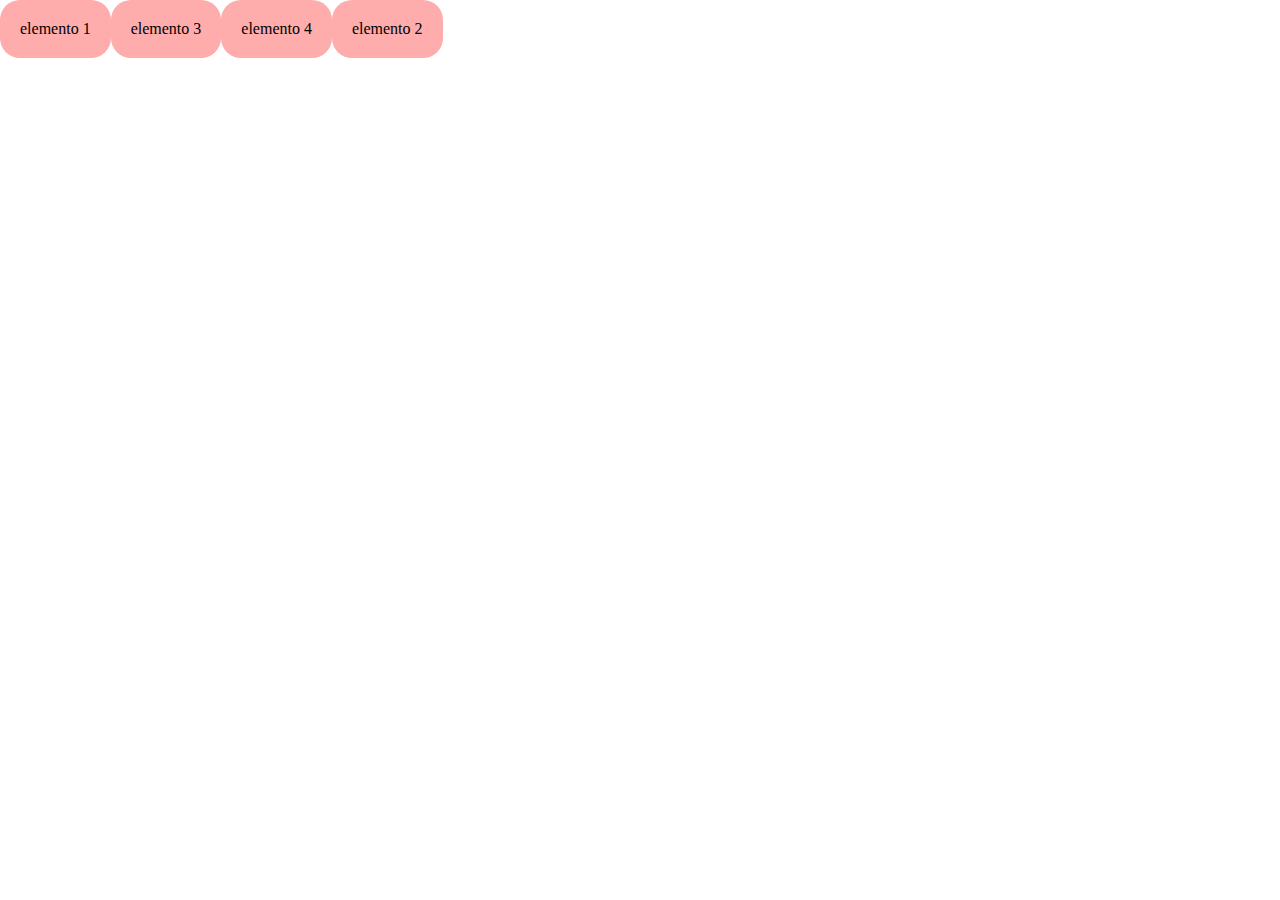
<file: Bases de css - Flexbox/index.html>
<!DOCTYPE html>
<html lang="en">
  <head>
    <meta charset="UTF-8" />
    <meta name="viewport" content="width=device-width, initial-scale=1.0" />
    <title>Document</title>
    <!-- CSS (Cascading Style Sheet) -->
    <!-- mi css -->
    <link rel="stylesheet" href="./css/index.css" />
  </head>
  <body>
    <!-- <h1 class="titulo">Hola mundo</h1>
    <span class="background-en-linea">Hola mundo span</span>
    <div class="container">
      <h2 class="container-titulo">hola</h2>
      <p class="container-parrafo">
        Lorem ipsum dolor sit amet consectetur a dipisicing elit. Aut quis consequuntur ea deleniti
        quod, quo similique soluta atque a dol oribus harum sequi at est excepturi tempora expe dita
        quaerat numquam necessitatibus?
      </p>
    </div> -->

    <!-- Flexbox -->
    <div class="contenedor-flex">
      <div class="item-flex item-flex1">elemento 1</div>
      <div class="item-flex item-flex2">elemento 2</div>
      <div class="item-flex item-flex3">elemento 3</div>
      <div class="item-flex item-flex4">elemento 4</div>
    </div>
  </body>
</html>
</file>
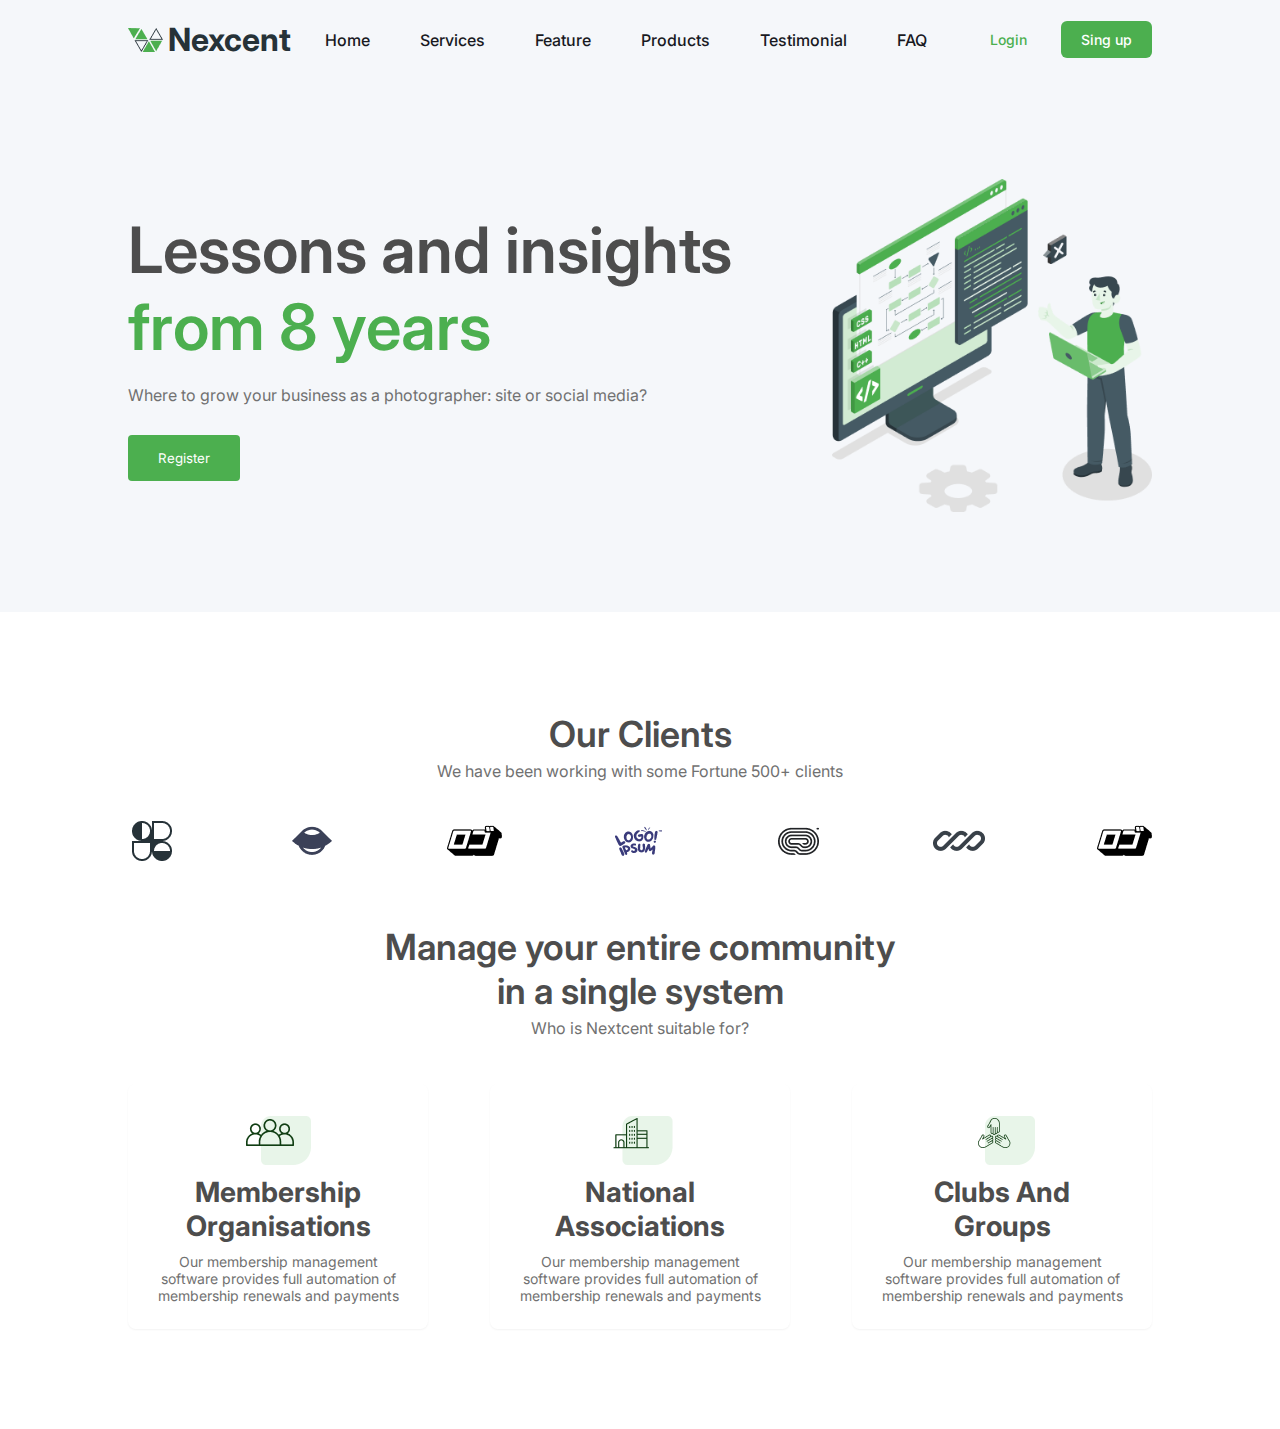
<file: Ejemplo-Landing-Page/index.html>
<!DOCTYPE html>
<html lang="en">
  <head>
    <meta charset="UTF-8" />
    <meta name="viewport" content="width=device-width, initial-scale=1.0" />
    <title>Landing page example</title>
    <!-- css link -->
    <link rel="stylesheet" href="./css/index.css" />
  </head>
  <body>
    <header>
      <div class="header_title">
        <img src="./assets/icons/logo.png" alt="logo-icon" />
        <h1>Nexcent</h1>
      </div>
      <nav class="navigation">
        <a href="">Home</a>
        <a href="">Services</a>
        <a href="">Feature</a>
        <a href="">Products</a>
        <a href="">Testimonial</a>
        <a href="">FAQ</a>
      </nav>
      <div class="header_buttons">
        <button>Login</button>
        <button>Sing up</button>
      </div>
    </header>
    <main>
      <!-- Home section -->
      <section class="home">
        <div class="home_presentation">
          <h2>
            Lessons and insights<br />
            <span>from 8 years</span>
          </h2>
          <p>Where to grow your business as a photographer: site or social media?</p>
          <button>Register</button>
        </div>
        <img src="./assets/img/home_image.png" alt="home-image" />
      </section>

      <!-- Service -->
      <section class="service">
        <h3>Our Clients</h3>
        <p>We have been working with some Fortune 500+ clients</p>
        <div class="service_logos">
          <img src="./assets/icons/service_logo-1.png" alt="service_logo" />
          <img src="./assets/icons/service_logo-2.png" alt="service_logo" />
          <img src="./assets/icons/service_logo-3.png" alt="service_logo" />
          <img src="./assets/icons/service_logo-4.png" alt="service_logo" />
          <img src="./assets/icons/service_logo-5.png" alt="service_logo" />
          <img src="./assets/icons/service_logo-6.png" alt="service_logo" />
          <img src="./assets/icons/service_logo-3.png" alt="service_logo" />
        </div>
        <h3>
          Manage your entire community<br />
          in a single system
        </h3>
        <p>Who is Nextcent suitable for?</p>
        <div class="service_cards">
          <div>
            <img src="./assets/icons/service_card_icon-1.png" alt="service_card_icon" />
            <h4>Membership Organisations</h4>
            <p>
              Our membership management software provides full automation of membership renewals and
              payments
            </p>
          </div>
          <div>
            <img src="./assets/icons/service_card_icon-2.png" alt="service_card_icon" />
            <h4>National Associations</h4>
            <p>
              Our membership management software provides full automation of membership renewals and
              payments
            </p>
          </div>
          <div>
            <img src="./assets/icons/service_card_icon-3.png" alt="service_card_icon" />
            <h4>
              Clubs And <br />
              Groups
            </h4>
            <p>
              Our membership management software provides full automation of membership renewals and
              payments
            </p>
          </div>
        </div>
      </section>
    </main>
    <footer></footer>
  </body>
</html>
</file>
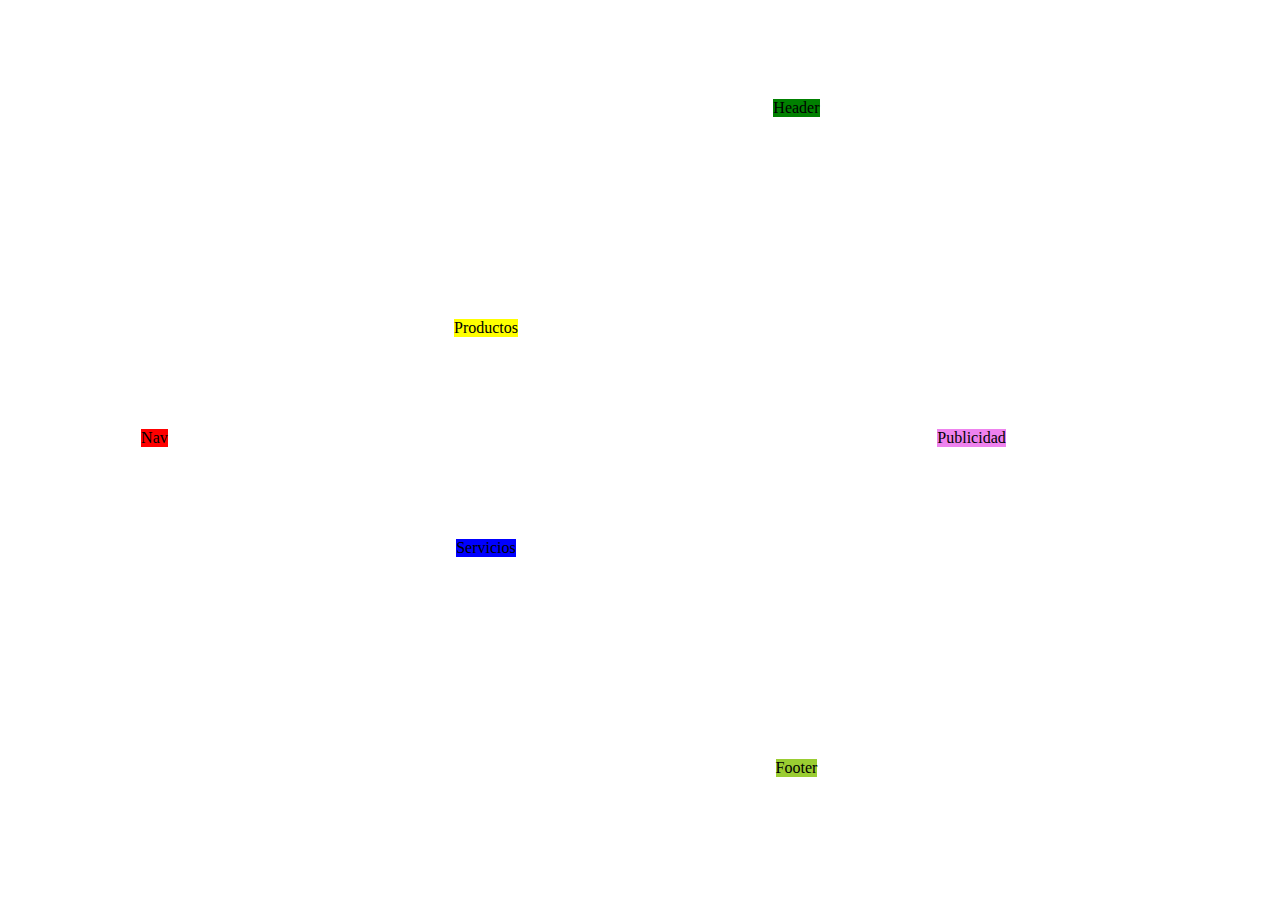
<file: Grid/index.html>
<!DOCTYPE html>
<html lang="en">
  <head>
    <meta charset="UTF-8" />
    <meta name="viewport" content="width=device-width, initial-scale=1.0" />
    <title>Grid</title>
    <!-- mi css -->
    <link rel="stylesheet" href="./css/index.css" />
  </head>
  <body class="container">
    <!-- grid -->
    <div class="nav">Nav</div>
    <div class="header">Header</div>
    <div class="servicios">Servicios</div>
    <div class="productos">Productos</div>
    <div class="publicidad">Publicidad</div>
    <div class="footer">Footer</div>
  </body>
</html>
</file>
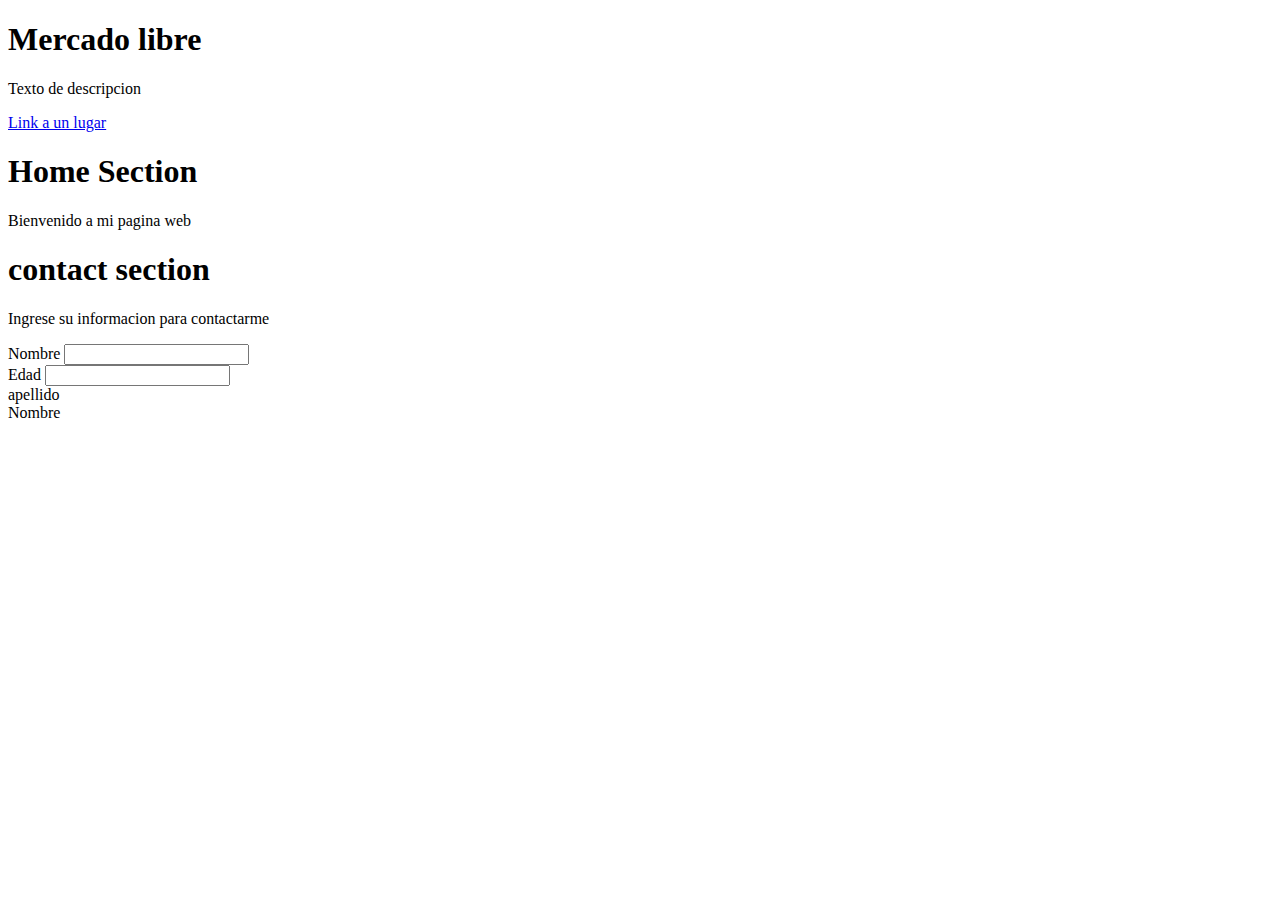
<file: HTML avanzado/index.html>
<!DOCTYPE html>
<html lang="es">
  <head>
    <meta charset="UTF-8" />
    <meta name="viewport" content="width=device-width, initial-scale=1.0" />
    <title>Document</title>
  </head>
  <body>
    <h1>Mercado libre</h1>
    <p>Texto de descripcion</p>
    <!-- <img src="./assets/img/Image_created_with_a_mobile_phone.png" alt="" /> -->
    <a href="https://google.com">Link a un lugar</a>



    <!-- etiqueta contenedora -->
    <div></div>
    <section>
      <h1>Home Section</h1>
      <p>Bienvenido a mi pagina web</p>
    </section>
    <section>
      <h1>contact section</h1>
      <p>Ingrese su informacion para contactarme</p>
      <form>
        <div>
          <label>Nombre</label>
          <input type="text">
        </div>
        <div>
          <label>Edad</label>
          <input type="number">
        </div>
      </form>
    </body>
    </section>










    <!-- semantica (significado de las etiquetas) -->

    <!-- tope de la pagina -->
    <header></header>

    <!-- cuerpo de la pagina -->
    <main></main>

    <!-- pie de pagina -->
    <footer></footer>










    <!-- listas -->
    <!-- listas desordenadas -->
    <!-- <ul>
      <li>paso 1</li>
      <li>paso 2</li>
    </ul> -->

    <!-- listas ordenadas -->
    <!-- <ol>
      <li>paso 1</li>
      <li>paso 2</li>
      <li>
        <h4>paso 3</h4>
        <p>En el paso 3 se va a etc...</p>
      </li>
    </ol> -->






    <!-- tablas -->
    <!-- <table>
      <thead> -->
        <!-- tr = table row (fila) -->
        <!-- <tr>
          <th>Nombre</th>
          <th>Apellido</th>
          <th>Edad</th>
          <th>Email</th>
          <th></th>
        </tr>
      </thead>
      <tbody>
        <tr>
          <th>Francisco</th>
          <th>Hellbusch</th>
          <th>30</th>
          <th>Email@gmail.com</th>
          <th>
            <a href="">details</a>
          </th>
        </tr>
        <tr>
          <th>Juan</th>
          <th>Schiaretti</th>
          <th>25</th>
          <th>EmailNuevo@gmail.com</th>
          <th>
            <a href="">details</a>
          </th>
        </tr>
      </tbody>
      <tfoot>
        <tr>
          <th>Juan</th>
          <th>Schiaretti</th>
          <th>25</th>
          <th>EmailNuevo@gmail.com</th>
          <th>
            <a href="">details</a>
          </th>
        </tr>
      </tfoot>
    </table> -->




    <!-- Formulario -->
    <!-- <form>

      <label>Nombre</label>
      <input type="text">

      <label>Edad</label>
      <input type="number">

      <input type="checkbox">
      
      <input type="date">
    </form> -->




    <!-- etiquetas en linea y en bloque -->

    <!-- bloque -->
    <div>
      <label for="">apellido</label>
    </div>

    <!-- linea -->
    <span>Nombre</span>


    <!-- <form>
      <div>
        <label>Nombre</label>
        <input type="text">
      </div>
      <div>
        <label>Edad</label>
        <input type="number">
      </div>
    </form>
  </body> -->
</html>
</file>
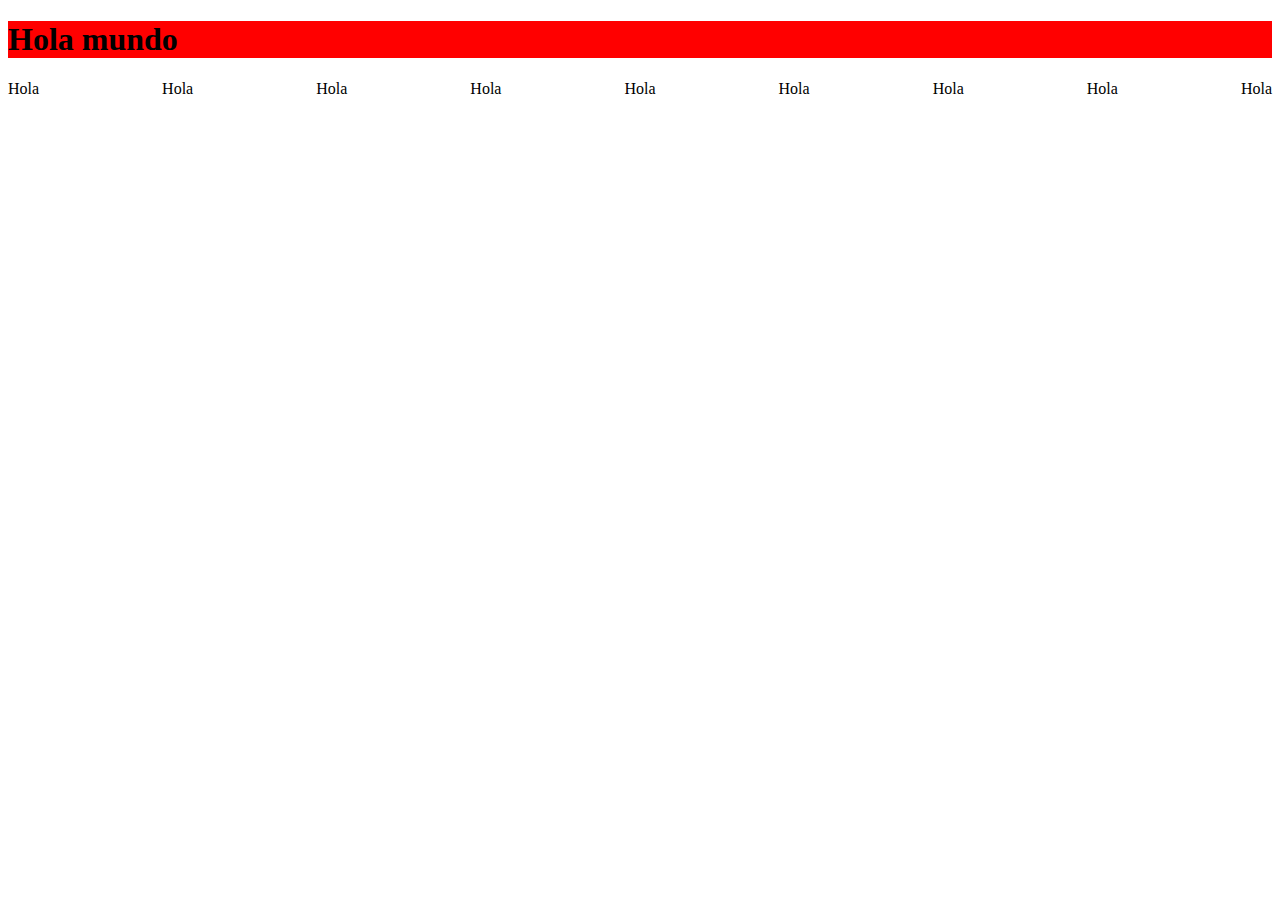
<file: Media queries/index.html>
<!DOCTYPE html>
<html lang="en">
  <head>
    <meta charset="UTF-8" />
    <meta name="viewport" content="width=device-width, initial-scale=1.0" />
    <title>Media queries</title>
    <!-- mi css -->
    <link rel="stylesheet" href="./css/index.css" />
  </head>
  <body>
    <h1 class="titulo">Hola mundo</h1>

    <div class="container">
      <span>Hola</span>
      <span>Hola</span>
      <span>Hola</span>
      <span>Hola</span>
      <span>Hola</span>
      <span>Hola</span>
      <span>Hola</span>
      <span>Hola</span>
      <span>Hola</span>
    </div>
  </body>
</html>
</file>
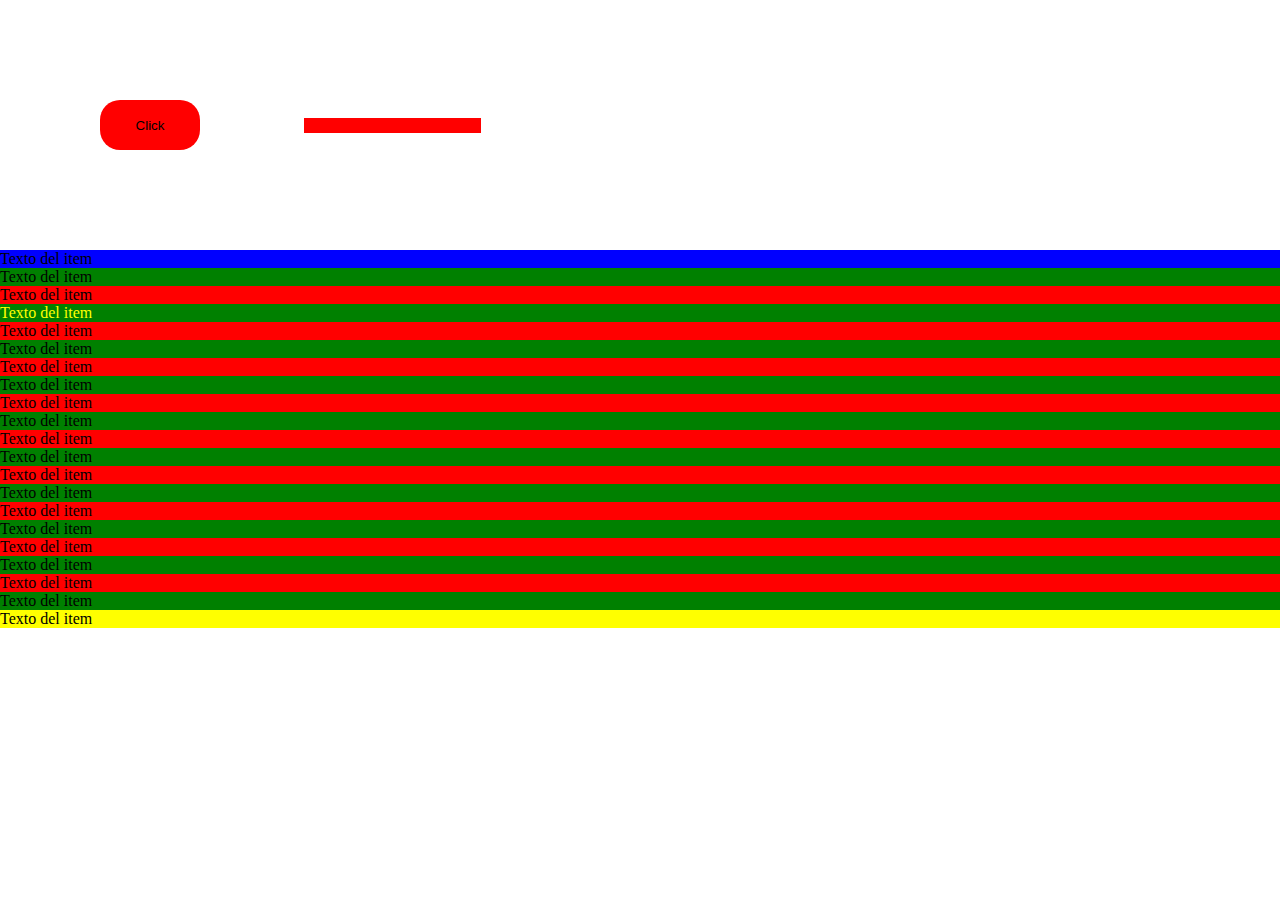
<file: Pseudoclases/index.html>
<!DOCTYPE html>
<html lang="en">
  <head>
    <meta charset="UTF-8" />
    <meta name="viewport" content="width=device-width, initial-scale=1.0" />
    <title>Document</title>
    <!-- mi css -->
    <link rel="stylesheet" href="./css/index.css" />
  </head>
  <body>
    <button class="button">Click</button>
    <input class="input" type="text" />

    <ul class="lista">
      <li>Texto del item</li>
      <li>Texto del item</li>
      <li>Texto del item</li>
      <li class="list-cuarto-elemento">Texto del item</li>
      <li>Texto del item</li>
      <li>Texto del item</li>
      <li>Texto del item</li>
      <li>Texto del item</li>
      <li>Texto del item</li>
      <li>Texto del item</li>
      <li>Texto del item</li>
      <li>Texto del item</li>
      <li>Texto del item</li>
      <li>Texto del item</li>
      <li>Texto del item</li>
      <li>Texto del item</li>
      <li>Texto del item</li>
      <li>Texto del item</li>
      <li>Texto del item</li>
      <li>Texto del item</li>
      <li>Texto del item</li>
    </ul>
  </body>
</html>
</file>
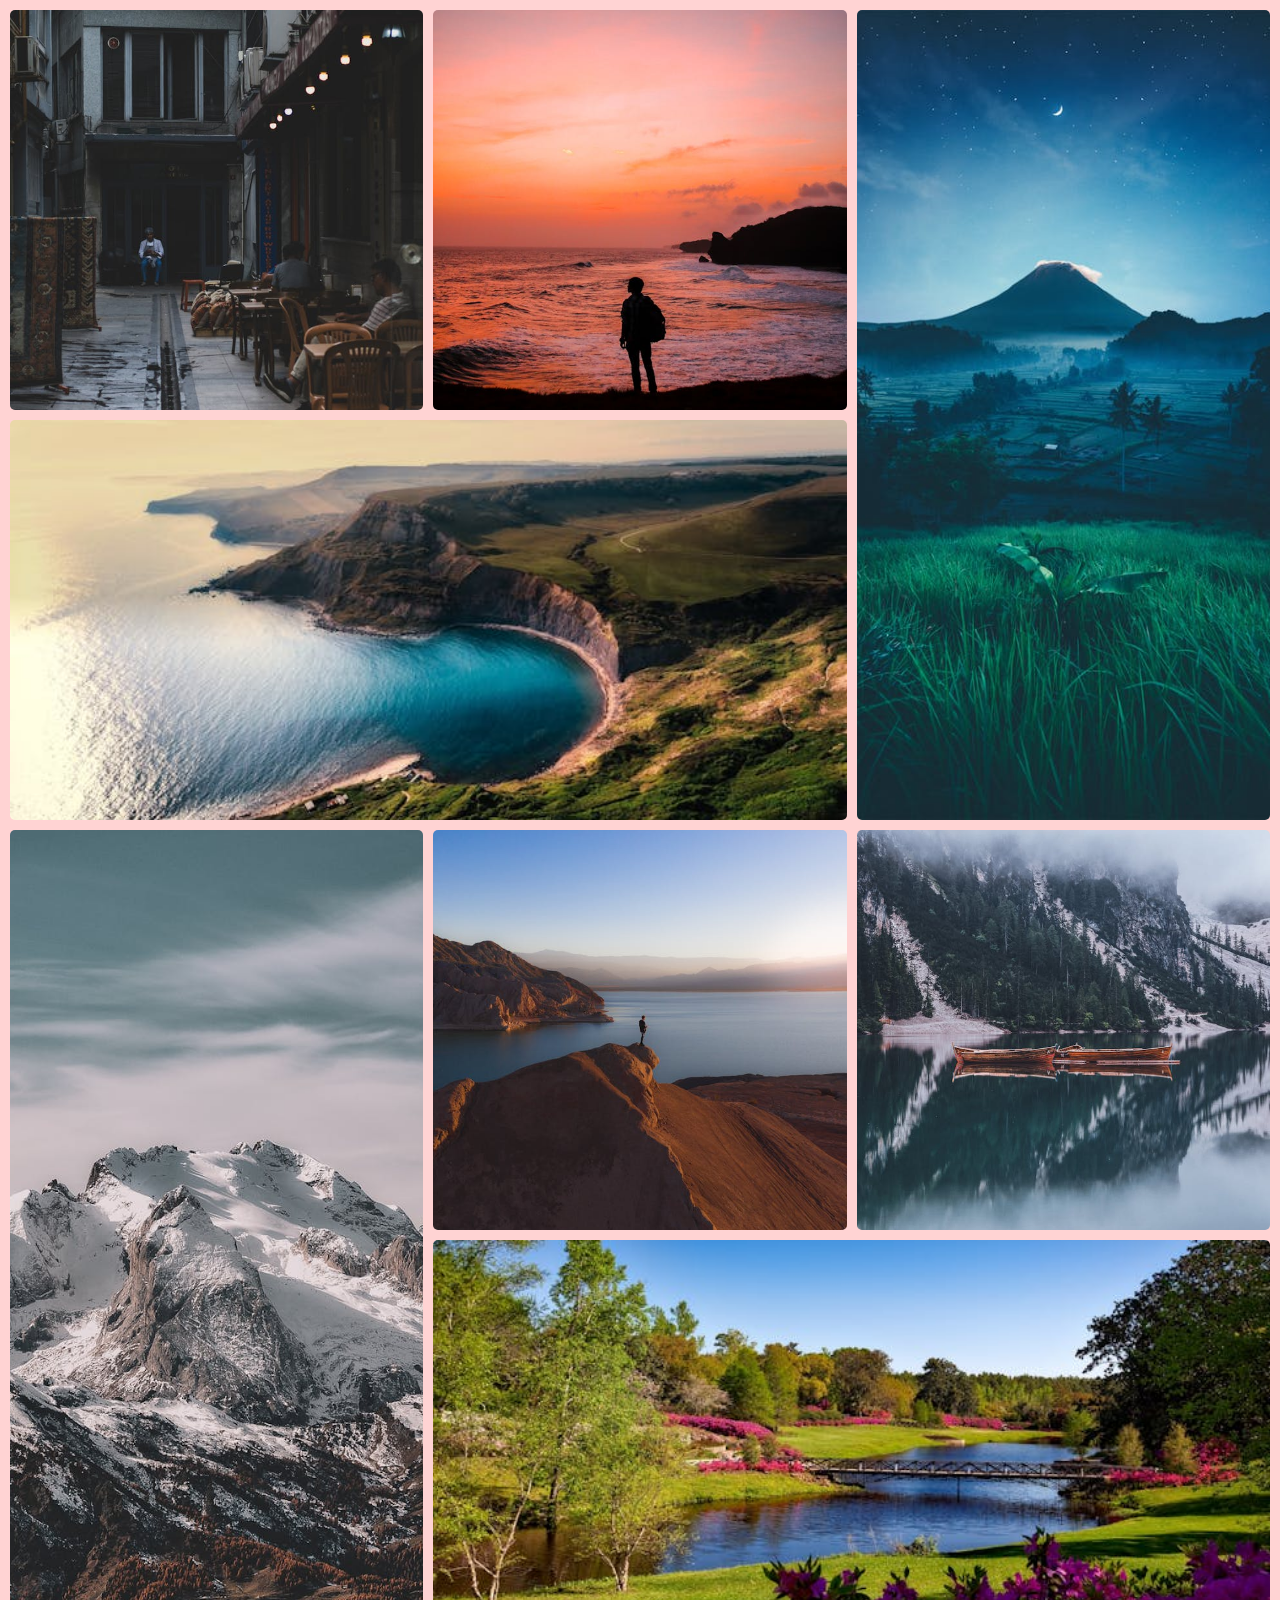
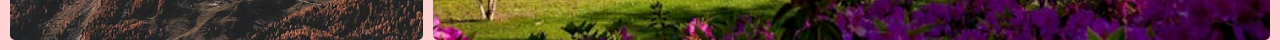
<file: Grid/galeria.html>
<!DOCTYPE html>
<html lang="en">
  <head>
    <meta charset="UTF-8" />
    <meta name="viewport" content="width=device-width, initial-scale=1.0" />
    <title>Galeria</title>
    <!-- mi css -->
    <link rel="stylesheet" href="./css/galeria.css" />
  </head>
  <body>
    <div class="galeria">
      <div class="galeria_image_1"></div>
      <div class="galeria_image_2"></div>
      <div class="galeria_image_3"></div>
      <div class="galeria_image_4"></div>
      <div class="galeria_image_5"></div>
      <div class="galeria_image_6"></div>
      <div class="galeria_image_7"></div>
      <div class="galeria_image_8"></div>
    </div>
  </body>
</html>
</file>
<file: Bases de css - Flexbox/css/index.css>
/* sintaxis basica */
/* selectores */
/* selector de etiqueta */
/* h1 {
    color: aqua;
} */

/* selectores de clase */
/* .titulo {
    color: brown;
} */

/* selector de ID */
/* #tituloUnico {
    color: blueviolet;
} */

/* colores y fondos */
.background-en-linea {
  background-color: blueviolet;
}

.container {
  background-image: url(https://images.rawpixel.com/image_800/czNmcy1wcml2YXRlL3Jhd3BpeGVsX2ltYWdlcy93ZWJzaXRlX2NvbnRlbnQvbHIvdjU0NmJhdGNoMy1teW50LTM0LWJhZGdld2F0ZXJjb2xvcl8xLmpwZw.jpg);
}

.titulo {
  color: aqua;
  background-color: black;
  margin: 50px;
  padding: 10px;
  border: 5px solid red;
  border-radius: 50px;
  width: fit-content;
}

/* texto y fuentes */

/* 
UNIDAD DE MEDIDA EXACTA
px: pixeles
*/

.container-titulo {
  /* tamaño */
  font-size: 100px;
  /* grosor */
  font-weight: 200;
  /* color */
  color: blue;
}

.container-parrafo {
  font-size: 40px;
  /* align */
  text-align: justify;
}

/* BOX MODEL (MODELO DE CAJA) */

.container {
  /* ancho */
  width: 1000px;
  /* altura */
  height: 600px;
  /* padding */
  padding-top: 20px;
  padding-right: 40px;
  padding-bottom: 20px;
  padding-left: 40px;
  padding: 20px 40px 60px 80px;
  /* border */
  border-color: black;
  border-width: 10px;
  border-style: solid;
  border: 20px solid black;
  /* margin */
  margin-top: 100px;
  margin-left: 200px;
  margin: 100px 40px 60px 200px;
}

.contenedor-flex {
  height: 700px;
  /* flex, inline-flex */
  display: flex;
  /* row (fila), column (columna), row-reverse, column-reverse */
  flex-direction: row;
  /* justify-content (distribuir elementos en horizontal y en vertical en caso de ser column) */
  /* flex-start, flex-end, center, space-between, space-around, space-evenly */
  justify-content: flex-start;

  /* align-items (distribuir elementos en vertical y en horizontal en caso de ser column) */
  /* flex-start, flex-end, center, stretch, baseline */
  align-items: flex-start;

  /* flex-wrap (en caso de no alcanzar en ancho, manda el elemento final a la siguiente linea) */
  /* wrap, nowrap, wrap-reverse */
  flex-wrap: wrap;

  /* align-content (alinear cuando hay varias lineas en un elemento) */
  align-content: flex-start;
}

.item-flex {
  background: #ffacac;
  padding: 20px;
  border-radius: 20px;
  /* flex-grow (especificar cuanto queremos que ocupe nuestro
   elemento en base a la cantidad de hermanos que tengamos) */
  /* flex-grow: 1; */
}

.item-flex1 {
  /* flex-grow: 1; */
  /* ordenar elementos */
  order: 1;
}

.item-flex2 {
  order: 3;
}

.item-flex3 {
  order: 1;
}

.item-flex4 {
  order: 2;
}

/* Home */
* {
  margin: 0;
  padding: 0;
}

header {
  display: flex;
  justify-content: space-around;
  align-items: center;
}
</file>
<file: Ejemplo-Landing-Page/css/index.css>
@import url("https://fonts.googleapis.com/css2?family=Inter:wght@100..900&display=swap");

/* General styles */
* {
  margin: 0;
  padding: 0;
  font-family: "Inter", sans-serif;
}

/* Header */
header {
  display: flex;
  justify-content: space-between;
  align-items: center;
  background-color: #f5f7fa;
  padding: 20px 10%;
}

.header_title {
  display: flex;
  align-items: center;
  color: #263238;
}

.header_title > img {
  margin-right: 5px;
}

.navigation {
  display: flex;
  gap: 50px;
}

.navigation > a {
  text-decoration: none;
  color: #18191f;
  font-size: 16px;
  font-weight: 500;
  transition: 0.3s;
}

.navigation > a:hover {
  color: #6f748b;
}

.header_buttons > button:nth-child(1) {
  font-size: 14px;
  font-weight: 500;
  color: #4caf4f;
  background: none;
  border: 0;
  margin: 0 30px;
  cursor: pointer;
  transition: 0.3s;
}

.header_buttons > button:nth-child(1):hover {
  color: #76e579;
}

.header_buttons > button:nth-child(2) {
  font-size: 14px;
  font-weight: 500;
  color: #ffffff;
  border: 0;
  background: #4caf4f;
  padding: 10px 20px;
  border-radius: 6px;
  cursor: pointer;
  transition: 0.3s;
}

.header_buttons > button:nth-child(2):hover {
  background: #76e579;
}

/* Home section */
.home {
  background: #f5f7fa;
  display: flex;
  justify-content: center;
  align-items: center;
  padding: 100px 0;
}

.home_presentation {
  margin-right: 100px;
}

.home_presentation > h2 {
  font-size: 64px;
  font-weight: 600;
  color: #4d4d4d;
}

.home_presentation > h2 > span {
  color: #4caf4f;
}

.home_presentation > p {
  font-size: 16px;
  color: #717171;
  margin-top: 20px;
  margin-bottom: 30px;
}

.home_presentation > button {
  color: #ffffff;
  background: #4caf4f;
  border: 0;
  padding: 15px 30px;
  border-radius: 4px;
  cursor: pointer;
  transition: 0.3s;
}

.home_presentation > button:hover {
  background: #76e579;
}

.home > img {
  width: 25%;
}

/* Service section */
.service {
  display: flex;
  flex-direction: column;
  align-items: center;
  margin: 100px 10%;
}

.service > h3 {
  font-size: 36px;
  font-weight: 600;
  color: #4d4d4d;
  text-align: center;
}

.service > p {
  color: #717171;
  font-size: 16px;
  font-weight: 400;
  margin-bottom: 16px;
  margin-top: 5px;
}

.service_logos {
  width: 100%;
  display: flex;
  justify-content: space-between;
  padding: 20px 0;
  margin-bottom: 40px;
}

.service_cards {
  width: 100%;
  display: flex;
  justify-content: space-between;
  margin-top: 30px;
}

.service_cards > div {
  text-align: center;
  padding: 25px;
  width: 250px;
  display: flex;
  flex-direction: column;
  align-items: center;
  border-radius: 8px;
  box-shadow: rgba(0, 0, 0, 0.05) 0px 1px 2px 0px;
}

.service_cards > div > h4 {
  color: #4d4d4d;
  font-size: 28px;
  font-weight: 700;
  margin: 10px 0;
}

.service_cards > div > p {
  font-size: 14px;
  color: #717171;
  font-weight: 400;
}
</file>
<file: Grid/css/index.css>
.container {
  display: grid;
  /* especificar cantidad y tamaños de las columnas */
  grid-template-columns: auto auto auto auto;
  /* especificar cantidad y tamaños de las filas */
  grid-template-rows: 200px 200px 200px 200px;
  /* crear template */
  grid-template-areas:
    "navigation header header header"
    "navigation productos publicidad publicidad"
    "navigation servicios publicidad publicidad"
    "navigation footer footer footer";

  gap: 20px;
  justify-items: center;
  align-items: center;
}

.nav {
  background: red;
  grid-area: navigation;
  display: flex;
}

.header {
  background: green;
  grid-area: header;
}

.productos {
  background: yellow;
  grid-area: productos;
}

.servicios {
  background: blue;
  grid-area: servicios;
}

.publicidad {
  background: violet;
  grid-area: publicidad;
}

.footer {
  background: yellowgreen;
  grid-area: footer;
}
</file>
<file: Media queries/css/index.css>
/* estilos de desktop (pc de escritorio) en caso de no usar mobile first (primero mobile) */
.titulo {
  background: red;
}

.container {
  display: flex;
  justify-content: space-between;
}

/* media queries (max/min width) */
/* de 1200px a 1025px */
@media (max-width: 1200px) and (min-width: 1025px) {
  .titulo {
    background: green;
    color: red;
  }
}

/* de 1200px a 0px */
@media (max-width: 1200px) {
  .titulo {
    color: red;
  }

  .container {
    /* evitamos repetir el display flex, ya que este lo tiene en la medida por defecto */
    flex-direction: column;
  }
}

/* de 1024px a 0px */
@media (max-width: 1024px) {
  .titulo {
    background: yellow;
  }
}
</file>
<file: Pseudoclases/css/index.css>
* {
  margin: 0;
  padding: 0;
}

/* pseudoclases */
.button {
  width: 100px;
  height: 50px;
  background: red;
  border: 0;
  border-radius: 20px;
  margin: 100px;
  cursor: pointer;
}

/* Hover: pasar el cursor por encima del elemento */
.button:hover {
  background: green;
  border: 2px solid black;
}

/* Active: cuando se esta clickeando el elemento */
.button:active {
  background: violet;
}

.input {
  background: red;
  border: 0;
  outline: 0;
}

/* Cuando esta el elemento seleccion o haciendo focus */
.input:focus {
  background: green;
  outline: 2px solid red;
}

/* nth-child: permite seleccionar la etiqueta especifica en la posicion indicada en relacion a su padre */
/* tambien nos permite darle especificacion como: par o impar */
.lista > li:nth-child(4) {
  color: yellow;
}

.lista > li:nth-child(odd) {
  background: red;
}

.lista > li:nth-child(even) {
  background: green;
}

/* last-child (ultimo hijo) y first-child (primer hijo) */
.lista > li:last-child {
  background: yellow;
}

.lista > li:first-child {
  background: blue;
}
</file>
<file: Grid/css/galeria.css>
* {
  margin: 0;
  padding: 0;
}

.galeria {
  display: grid;

  grid-template-columns: auto auto auto;
  grid-template-rows: 400px 400px 400px 400px;

  grid-template-areas:
    "image1 image2 image3"
    "image4 image4 image3"
    "image5 image6 image7"
    "image5 image8 image8";

  gap: 10px;
  padding: 10px;
  background: #ffd3d3;
}

.galeria_image_1,
.galeria_image_2,
.galeria_image_3,
.galeria_image_4,
.galeria_image_5,
.galeria_image_6,
.galeria_image_7,
.galeria_image_8 {
  border-radius: 5px;
  background-repeat: no-repeat;
  background-size: cover;
  background-position: center;
}

.galeria_image_1 {
  grid-area: image1;
  background-image: url(../assets/galeria-imagen-1.jpg);
}

.galeria_image_2 {
  grid-area: image2;
  background-image: url(../assets/galeria-imagen-2.jpg);
}

.galeria_image_3 {
  grid-area: image3;
  background-image: url(../assets/galeria-imagen-3.jpg);
}

.galeria_image_4 {
  grid-area: image4;
  background-image: url(../assets/galeria-imagen-4.jpg);
}

.galeria_image_5 {
  grid-area: image5;
  background-image: url(../assets/galeria-imagen-5.jpg);
}

.galeria_image_6 {
  grid-area: image6;
  background-image: url(../assets/galeria-imagen-6.jpg);
}

.galeria_image_7 {
  grid-area: image7;
  background-image: url(../assets/galeria-imagen-7.jpg);
}

.galeria_image_8 {
  grid-area: image8;
  background-image: url(../assets/galeria-imagen-8.jpg);
}
</file>
